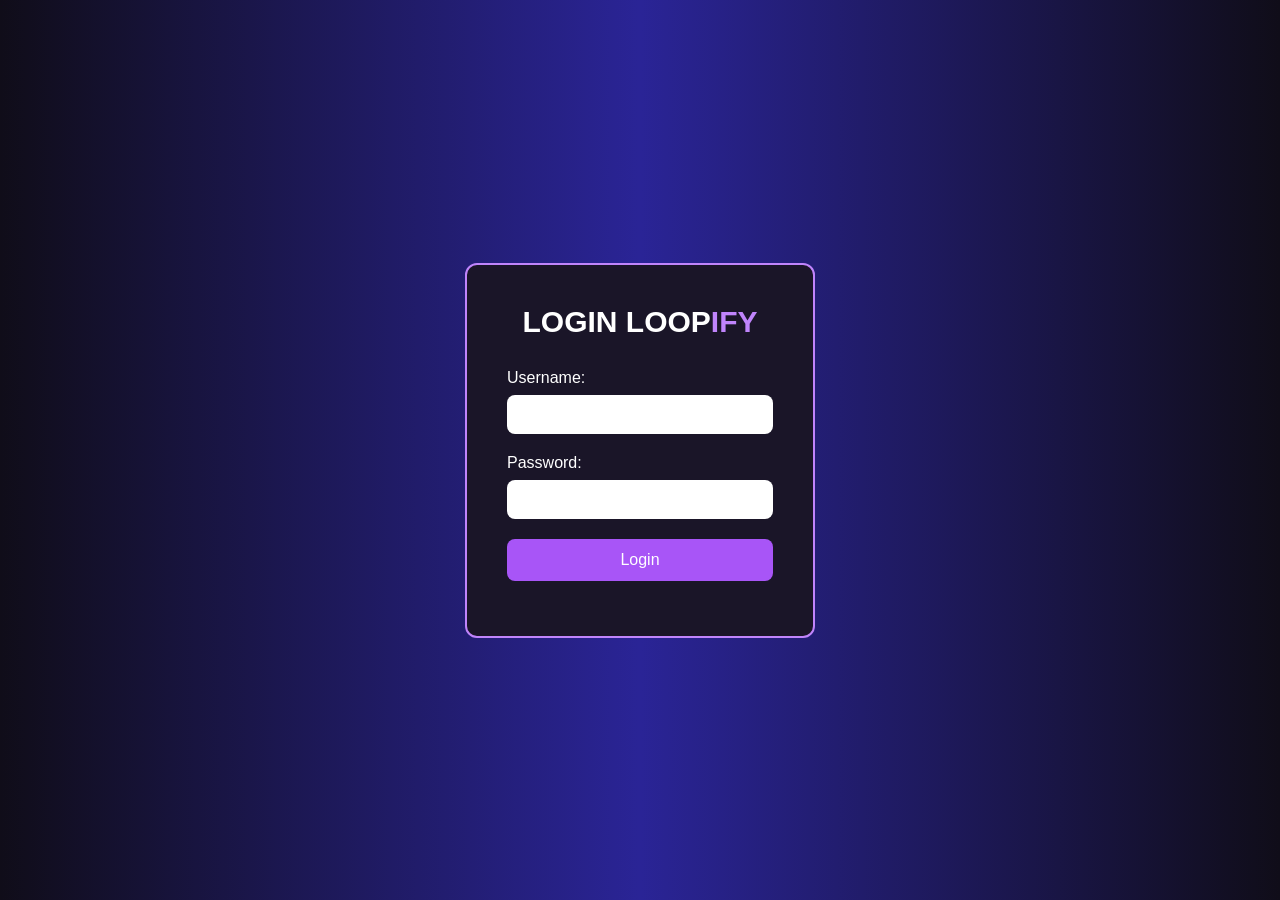
<file: index.html>
<!DOCTYPE html>
<html lang="en">
<head>
    <meta charset="UTF-8">
    <meta name="viewport" content="width=device-width, initial-scale=1.0">
    <title>Login LOOPIFY</title>
    <link rel="stylesheet" href="index.css">

</head>
<body>
   <div class="container">

     <h2>LOGIN LOOP<span>IFY</span></h2>

    <form id="loginForm">

        <label>Username:</label>
        <input type="text" id="username">

        <label>Password:</label>
        <input type="password" id="password">

        <button type="submit">Login</button>

    </form>

    <p id="pesan"></p>

</div>

    <script src="script.js"></script>
</body>
</html>
</file>
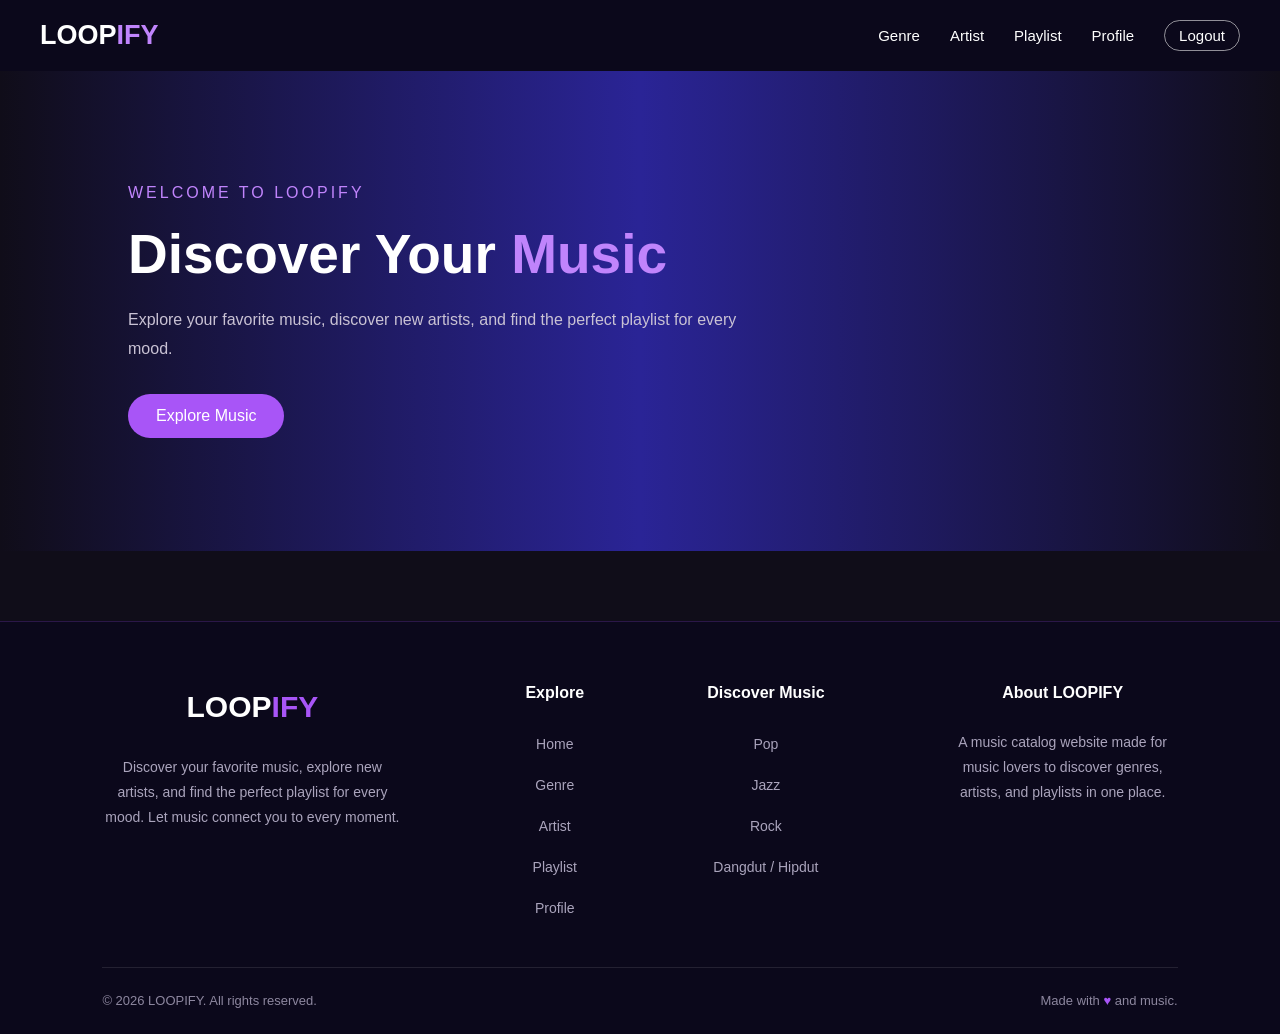
<file: beranda.html>
<!DOCTYPE html>
<html lang="id">
<head>
    <meta charset="UTF-8">
    <meta name="viewport" content="width=device-width, initial-scale=1.0">
    <title>LOOPIFY | Music Website</title>
    <link rel="stylesheet" href="style.css">
</head>
<body>
    
    <header>
        <nav class="navbar">
            <h2 class="logo">LOOP<span>IFY</span></h2>
            <ul>
                <li><a href="genre.html">Genre</a></li>
                <li><a href="artist.html">Artist</a></li> 
                <li><a href="playlist.html">Playlist</a></li>
                <li><a href="profile.html">Profile</a></li>
                <li><a href="index.html" class="logout-btn">Logout</a></li>
            </ul>
        </nav>
    </header>

    <section class="hero">
        <div class="hero-content">
            <p class="subtitle">WELCOME TO LOOPIFY</p>

            <h1>Discover Your <span>Music</span></h1>

            <p class="description">
                Explore your favorite music, discover new artists,
                and find the perfect playlist for every mood.
            </p>

            <a href="playlist.html" class="btn">Explore Music</a>
        </div>
    </section>

    <footer class="footer">

    <div class="footer-container">

        <div class="footer-brand">
            <h2 class="footer-logo">LOOP<span>IFY</span></h2>

            <p>
                Discover your favorite music, explore new artists,
                and find the perfect playlist for every mood.
                Let music connect you to every moment.
            </p>

        </div>

        <div class="footer-column">
            <h3>Explore</h3>
            <a href="beranda.html">Home</a>
            <a href="genre.html">Genre</a>
            <a href="artist.html">Artist</a>
            <a href="playlist.html">Playlist</a>
            <a href="profile.html">Profile</a>
        </div>

        <div class="footer-column">
            <h3>Discover Music</h3>
            <a href="genre.html">Pop</a>
            <a href="genre.html">Jazz</a>
            <a href="genre.html">Rock</a>
            <a href="genre.html">Dangdut / Hipdut</a>
        </div>

        <div class="footer-column">
            <h3>About LOOPIFY</h3>
            <p class="footer-about">
                A music catalog website made for music lovers
                to discover genres, artists, and playlists
                in one place.
            </p>
        </div>

    </div>

    <div class="footer-bottom">
        <p>&copy; 2026 LOOPIFY. All rights reserved.</p>
        <p>Made with <span class="footer-heart">♥</span> and music.</p>
    </div>

    </footer>

</body>
</html>
</file>
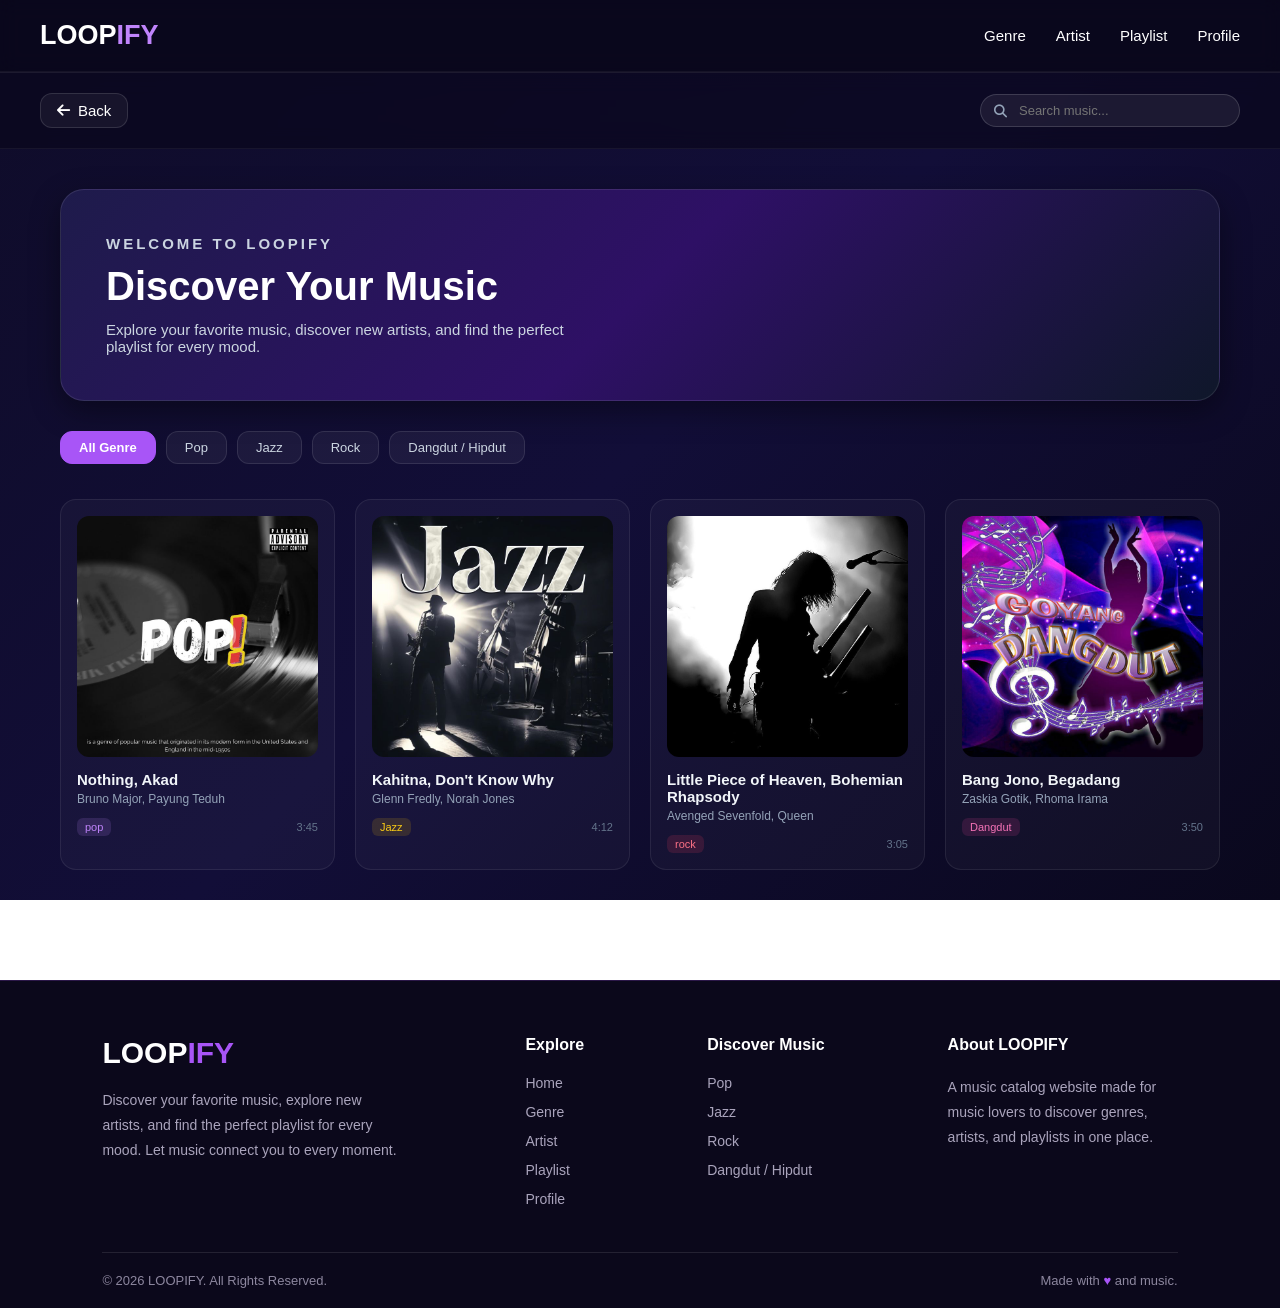
<file: genre.html>
<!DOCTYPE html>
<html lang="id">
<head>
    <meta charset="UTF-8">
    <meta name="viewport" content="width=device-width, initial-scale=1.0">
    <title>LOOPIFY | Katalog Genre Musik</title>
    <link rel="stylesheet" href="genre1.css">
    <link rel="stylesheet" href="https://cdnjs.cloudflare.com/ajax/libs/font-awesome/6.4.0/css/all.min.css">
</head>
<body>

    <header>
        <nav class="navbar">
            <a href="beranda.html" class="logo-link">
                <h2 class="logo">LOOP<span>IFY</span></h2>
            </a>
            <ul>
                <li><a href="genre.html">Genre</a></li>
                <li><a href="artist.html">Artist</a></li>
                <li><a href="playlist.html">Playlist</a></li>
                <li><a href="profile.html">Profile</a></li>
            </ul>
        </nav>
    </header>

    <header class="navbar">
        <div class="back-container">
            <a href="beranda.html" class="back-button">
                <i class="fa-solid fa-arrow-left"></i> Back
            </a>
        </div>

        <div class="logo-container">
        </div>

        <div class="search-container" style="pointer-events: none; user-select: none;">
            <i class="fa-solid fa-magnifying-glass search-icon"></i>
            <input type="text" placeholder="Search music..." class="search-input" readonly tabindex="-1">
        </div>
    </header>

    <main class="main-container">
        <section class="hero-section">
            <p class="hero-subtitle">WELCOME TO LOOPIFY</p>
            <h1>Discover Your <span class="loopify-title">Music</span></h1>
            <p>Explore your favorite music, discover new artists, and find the perfect playlist for every mood.</p>
        </section>

        <div class="genre-filters">
            <button type="button" class="filter-btn active disabled-btn" tabindex="-1">All Genre</button>
            <button type="button" class="filter-btn">Pop</button>
            <button type="button" class="filter-btn disabled-btn" tabindex="-1">Jazz</button>
            <button type="button" class="filter-btn disabled-btn" tabindex="-1">Rock</button>
            <button type="button" class="filter-btn disabled-btn" tabindex="-1">Dangdut / Hipdut</button>
        </div>

        <section class="music-grid" id="songGrid">

            <a class="song-card" href="playlist.html#love-song" data-genre="pop">
                <div class="image-box">
                    <img src="foto/genre pop.jpg" alt="pop">
                </div>

                <div class="song-info">
                    <h3>Nothing, Akad</h3>
                    <p class="artist-name">Bruno Major, Payung Teduh</p>

                    <div class="card-footer">
                        <span class="genre-tag pop">pop</span>
                        <span class="duration">3:45</span>
                    </div>
                </div>
            </a>

            <div class="song-card locked-card" data-genre="jazz">
                <div class="image-box">
                    <img src="foto/genre jazz.jpg" alt="Jazz">
                </div>
                <div class="song-info">
                    <h3>Kahitna, Don't Know Why</h3>
                    <p class="artist-name">Glenn Fredly, Norah Jones</p>
                    <div class="card-footer">
                        <span class="genre-tag jazz">Jazz</span>
                        <span class="duration">4:12</span>
                    </div>
                </div>
            </div>

            
            <div class="song-card locked-card" data-genre="rock">
                <div class="image-box">
                    <img src="foto/genre rock.jpg" alt="rock">
                </div>
                <div class="song-info">
                    <h3>Little Piece of Heaven, Bohemian Rhapsody</h3>
                    <p class="artist-name">Avenged Sevenfold, Queen</p>
                    <div class="card-footer">
                        <span class="genre-tag rock">rock</span>
                        <span class="duration">3:05</span>
                    </div>
                </div>
            </div>

            <div class="song-card locked-card" data-genre="dangdut">
                <div class="image-box">
                    <img src="foto/genre dangdut.jpg" alt="Dangdut">
                </div>
                <div class="song-info">
                    <h3>Bang Jono, Begadang</h3>
                    <p class="artist-name">Zaskia Gotik, Rhoma Irama</p>
                    <div class="card-footer">
                        <span class="genre-tag dangdut">Dangdut</span>
                        <span class="duration">3:50</span>
                    </div>
                </div>
            </div>

        </section>
    </main>

    <footer class="footer">
        <div class="footer-container">
            <div class="footer-brand">
                <h2 class="footer-logo">LOOP<span>IFY</span></h2>
                <p>Discover your favorite music, explore new artists, and find the perfect playlist for every mood. Let music connect you to every moment.</p>
            </div>

            <div class="footer-column">
                <h3>Explore</h3>
                <a href="beranda.html">Home</a>
                <a href="genre.html">Genre</a>
                <a href="artist.html">Artist</a>
                <a href="playlist.html">Playlist</a>
                <a href="profile.html">Profile</a>
            </div>

            <div class="footer-column">
                <h3>Discover Music</h3>
                <a href="genre.html">Pop</a>
                <a href="genre.html">Jazz</a>
                <a href="genre.html">Rock</a>
                <a href="genre.html">Dangdut / Hipdut</a>
            </div>

            <div class="footer-column">
                <h3>About LOOPIFY</h3>
                <p class="footer-about">A music catalog website made for music lovers to discover genres, artists, and playlists in one place.</p>
            </div>
        </div>

        <div class="footer-bottom">
            <p>&copy; 2026 LOOPIFY. All Rights Reserved.</p>
            <p>Made with <span class="footer-heart">&hearts;</span> and music.</p>
        </div>
    </footer>

</body>
</html>
</file>
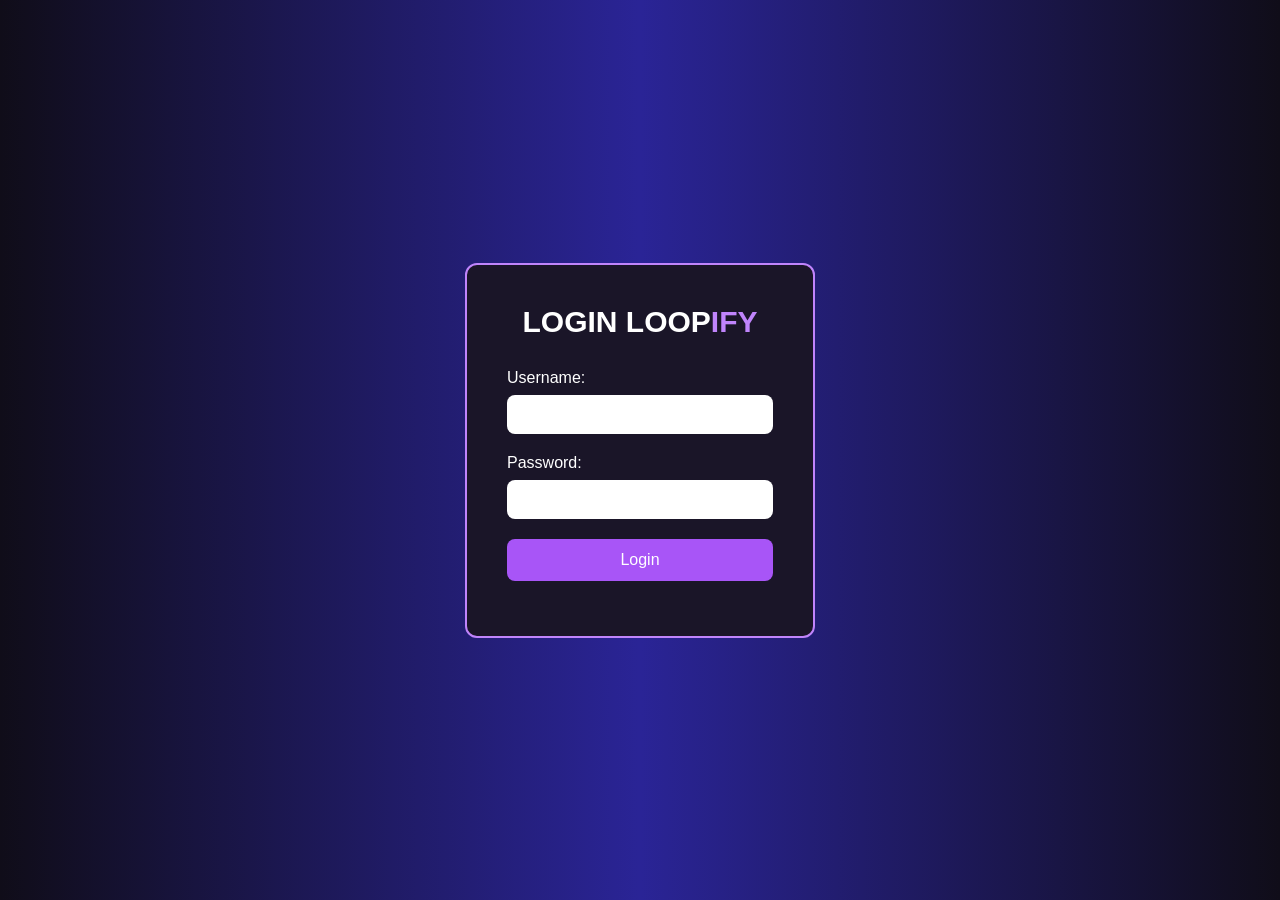
<file: index..html>
<!DOCTYPE html>
<html lang="en">
<head>
    <meta charset="UTF-8">
    <meta name="viewport" content="width=device-width, initial-scale=1.0">
    <title>Login LOOPIFY</title>
    <link rel="stylesheet" href="index.css">
</head>
<body>
   <div class="container">

     <h2> LOGIN LOOP<span>IFY</span></h2>

    <form id="loginForm">

        <label>Username:</label>
        <input type="text" id="username">

        <label>Password:</label>
        <input type="password" id="password">

        <button type="submit">Login</button>

    </form>

    <p id="pesan"></p>

</div>

    <script src="script.js"></script>
</body>
</html>
</file>
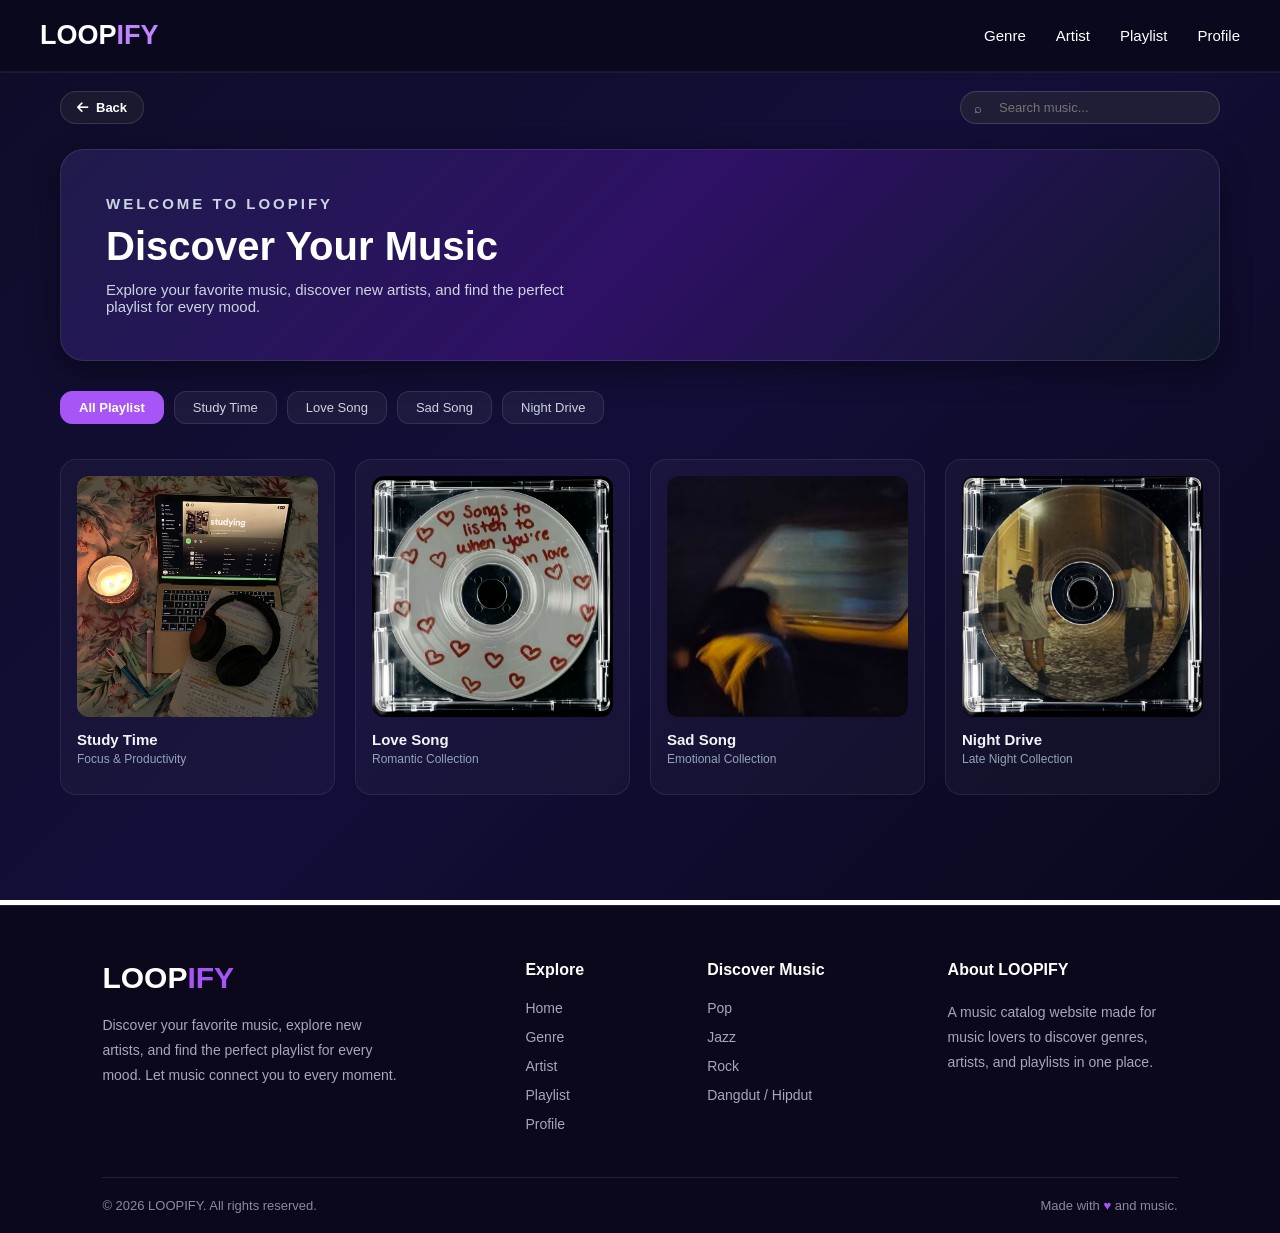
<file: playlist.html>
<!DOCTYPE html>
<html lang="id">
<head>
    <meta charset="UTF-8">
    <meta name="viewport" content="width=device-width, initial-scale=1.0">

    <title>LOOPIFY | Katalog Playlist Musik</title>

    <link rel="stylesheet" href="playlist.css">

    <link rel="stylesheet"
    href="https://cdnjs.cloudflare.com/ajax/libs/font-awesome/6.5.0/css/all.min.css">
</head>

<body>

    <header>
        <nav class="navbar">

            <a href="beranda.html" class="logo-link">
                <h2 class="logo">LOOP<span>IFY</span></h2>
            </a>

            <ul>
                <li><a href="genre.html">Genre</a></li>
                <li><a href="artist.html">Artist</a></li>
                <li><a href="playlist.html">Playlist</a></li>
                <li><a href="profile.html">Profile</a></li>
            </ul>

        </nav>
    </header>

    <div class="back-container">
        <a href="genre.html" class="back-button">
            <i class="fa-solid fa-arrow-left"></i> Back
        </a>

        <div class="search-container">
            <span class="search-icon">⌕</span>

            <input type="text"
                   placeholder="Search music..."
                   class="search-input"
                   readonly
                   tabindex="-1">
        </div>
    </div>

    <main class="main-container">

        <section class="hero-section">

            <p class="hero-subtitle">WELCOME TO LOOPIFY</p>

            <h1>
                Discover Your <span class="loopify-title">Music</span>
            </h1>

            <p>
                Explore your favorite music, discover new artists,
                and find the perfect playlist for every mood.
            </p>

        </section>

        <section class="playlist-filter">

            <input type="radio" name="playlist-filter" id="filter-all" checked>
            <input type="radio" name="playlist-filter" id="filter-study">
            <input type="radio" name="playlist-filter" id="filter-love">
            <input type="radio" name="playlist-filter" id="filter-sad">
            <input type="radio" name="playlist-filter" id="filter-night">

            <span id="love-song"></span>

            <div class="genre-filters">

                <label for="filter-all" class="filter-btn">All Playlist</label>

                <label for="filter-study" class="filter-btn">Study Time</label>

                <label for="filter-love" class="filter-btn">Love Song</label>

                <label for="filter-sad" class="filter-btn">Sad Song</label>

                <label for="filter-night" class="filter-btn">Night Drive</label>

            </div>

            <section class="music-grid" id="songGrid">

                <a href="#study-modal"
                   class="playlist-open study-playlist">

                    <div class="song-card">

                        <div class="image-box">
                            <img src="foto/study_time.png" alt="Study Time">
                        </div>

                        <div class="song-info">
                            <h3>Study Time</h3>
                            <p>Focus &amp; Productivity</p>
                            <div class="card-footer"></div>
                        </div>

                    </div>
                </a>

                <a href="#love-modal"
                   class="playlist-open love-playlist">

                    <div class="song-card">

                        <div class="image-box">
                            <img src="foto/love song.jpg" alt="Love Song">
                        </div>

                        <div class="song-info">
                            <h3>Love Song</h3>
                            <p>Romantic Collection</p>
                            <div class="card-footer"></div>
                        </div>

                    </div>
                </a>

                <a href="#sad-modal"
                   class="playlist-open sad-playlist">

                    <div class="song-card">

                        <div class="image-box">
                            <img src="foto/sad song.jpg" alt="Sad Song">
                        </div>

                        <div class="song-info">
                            <h3>Sad Song</h3>
                            <p>Emotional Collection</p>
                            <div class="card-footer"></div>
                        </div>

                    </div>
                </a>

                <a href="#night-modal"
                   class="playlist-open night-playlist">

                    <div class="song-card">

                        <div class="image-box">
                            <img src="foto/night song.jpg" alt="Night Drive">
                        </div>

                        <div class="song-info">
                            <h3>Night Drive</h3>
                            <p>Late Night Collection</p>
                            <div class="card-footer"></div>
                        </div>

                    </div>
                </a>

            </section>

        </section>

        <div id="study-modal" class="playlist-modal">

            <div class="modal-content">

                <a href="#" class="close-modal">&times;</a>

                <h2>Study Time</h2>

                <div class="modal-song">

                    <div class="song-info">
                        <span class="song-title">01. CRUEL SUMMER</span>
                        <span class="song-artist">Taylor Swift</span>
                    </div>

                    <audio controls>
                        <source src="foto/Taylor Swift - Cruel Summer.mp3"
                        type="audio/mpeg">
                    </audio>

                </div>

                <div class="modal-song">

                    <div class="song-info">
                        <span class="song-title">02. EVERYTHING U ARE</span>
                        <span class="song-artist">Hindia</span>
                    </div>

                    <audio controls>
                        <source src="foto/Hindia - everything u are Lirik Lagu.mp3"
                        type="audio/mpeg">
                    </audio>

                </div>

            </div>
        </div>

        <div id="love-modal" class="playlist-modal">

            <div class="modal-content">

                <a href="#" class="close-modal">&times;</a>

                <h2>Love Song</h2>

                <div class="modal-song">

                    <div class="song-info">
                        <span class="song-title">01. NOTHING</span>
                        <span class="song-artist">Bruno Major</span>
                    </div>

                    <audio controls>
                        <source src="foto/Bruno Major - Nothing (Lyrics).mp3"
                        type="audio/mpeg">
                    </audio>

                </div>

                <div class="modal-song">

                    <div class="song-info">
                        <span class="song-title">02. AKAD</span>
                        <span class="song-artist">Payung Teduh</span>
                    </div>

                    <audio controls>
                        <source src="foto/Payung Teduh - Akad (Official Music Video).mp3"
                        type="audio/mpeg">
                    </audio>

                </div>

            </div>
        </div>

        <div id="sad-modal" class="playlist-modal">

            <div class="modal-content">

                <a href="#" class="close-modal">&times;</a>

                <h2>Sad Song</h2>

                <div class="modal-song">

                    <div class="song-info">
                        <span class="song-title">01. WHEN I WAS YOUR MAN</span>
                        <span class="song-artist">Bruno Mars</span>
                    </div>

                    <audio controls>
                        <source src="foto/Bruno Mars - When I Was Your Man.mp3"
                        type="audio/mpeg">
                    </audio>

                </div>

                <div class="modal-song">

                    <div class="song-info">
                        <span class="song-title">02. DEJA VU</span>
                        <span class="song-artist">Olivia Rodrigo</span>
                    </div>

                    <audio controls>
                        <source src="foto/Olivia Rodrigo - deja vu.mp3"
                        type="audio/mpeg">
                    </audio>

                </div>

            </div>
        </div>

        <div id="night-modal" class="playlist-modal">

            <div class="modal-content">

                <a href="#" class="close-modal">&times;</a>

                <h2>Night Drive</h2>

                <div class="modal-song">

                    <div class="song-info">
                        <span class="song-title">01. LOWKEY</span>
                        <span class="song-artist">NIKI</span>
                    </div>

                    <audio controls>
                        <source src="foto/NIKI - lowkey (Lyrics).mp3"
                        type="audio/mpeg">
                    </audio>

                </div>

                <div class="modal-song">

                    <div class="song-info">
                        <span class="song-title">02. SHAPE OF MY HEART</span>
                        <span class="song-artist">Backstreet Boys</span>
                    </div>

                    <audio controls>
                        <source src="foto/Shape of My Heart - Backstreet Boys.mp3"
                        type="audio/mpeg">
                    </audio>

                </div>

            </div>
        </div>

    </main>

    <footer class="footer">

        <div class="footer-container">

            <div class="footer-brand">

                <h2 class="footer-logo">
                    LOOP<span>IFY</span>
                </h2>

                <p>
                    Discover your favorite music, explore new artists,
                    and find the perfect playlist for every mood.
                    Let music connect you to every moment.
                </p>

            </div>

            <div class="footer-column">

                <h3>Explore</h3>

                <a href="beranda.html">Home</a>
                <a href="genre.html">Genre</a>
                <a href="artist.html">Artist</a>
                <a href="playlist.html">Playlist</a>
                <a href="profile.html">Profile</a>

            </div>

            <div class="footer-column">

                <h3>Discover Music</h3>

                <a href="genre.html">Pop</a>
                <a href="genre.html">Jazz</a>
                <a href="genre.html">Rock</a>
                <a href="genre.html">Dangdut / Hipdut</a>

            </div>

            <div class="footer-column">

                <h3>About LOOPIFY</h3>

                <p class="footer-about">
                    A music catalog website made for music lovers
                    to discover genres, artists, and playlists
                    in one place.
                </p>

            </div>

        </div>

        <div class="footer-bottom">

            <p>&copy; 2026 LOOPIFY. All rights reserved.</p>

            <p>
                Made with <span class="footer-heart">♥</span> and music.
            </p>

        </div>

    </footer>

</body>
</html>
</file>
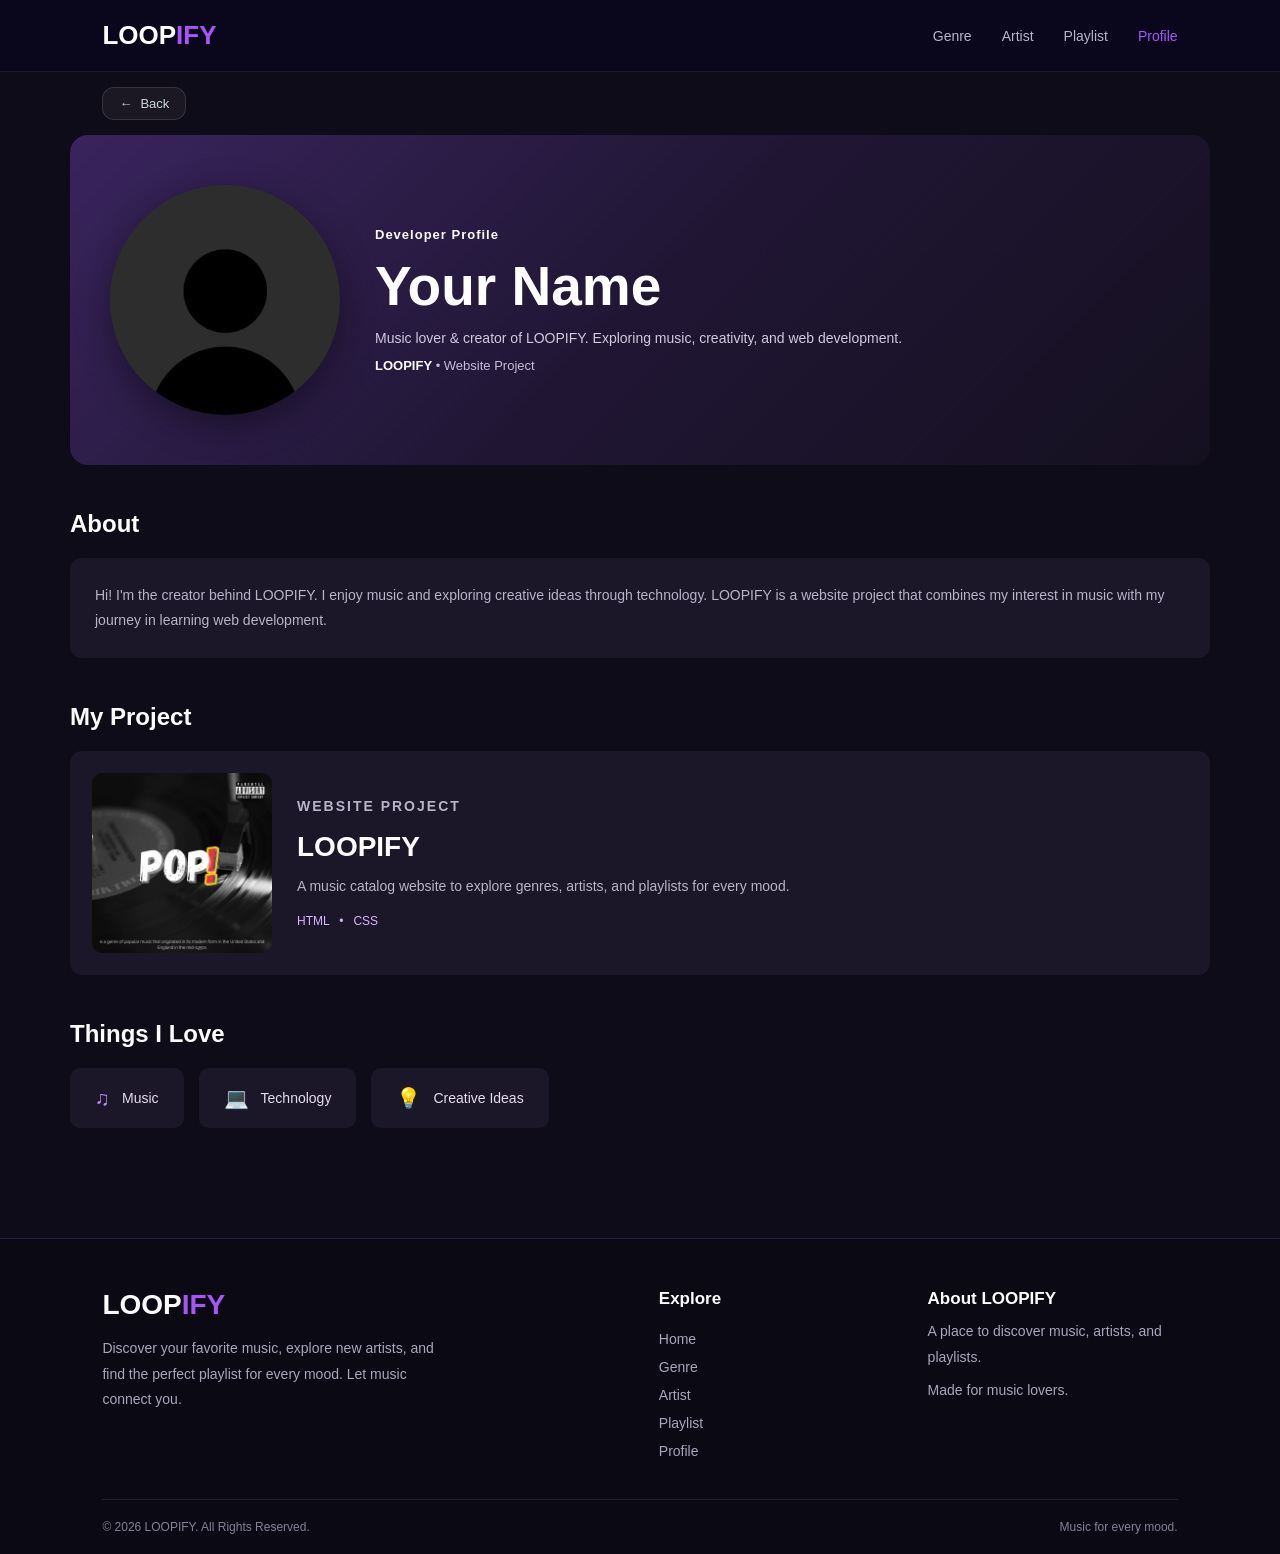
<file: profile.html>
<!DOCTYPE html>
<html lang="id">
<head>
    <meta charset="UTF-8">
    <meta name="viewport" content="width=device-width, initial-scale=1.0">
    <title>LOOPIFY | Profile</title>
    <link rel="stylesheet" href="profile.css">
</head>
<body>

    <header> 
        <nav class="navbar">
            <a href="beranda.html" class="logo-link">
                <h2 class="logo">LOOP<span>IFY</span></h2>
            </a>

            <ul>
                <li><a href="genre.html">Genre</a></li>
                <li><a href="artist.html">Artist</a></li>
                <li><a href="playlist.html">Playlist</a></li>
                <li><a href="profile.html" class="active">Profile</a></li>
            </ul>
        </nav>
    </header>

    <div class="back-container">
        <a href="beranda.html" class="back-button">
          <span>←</span> Back
        </a>
    </div>

    <main class="profile-container">

        <section class="profile-header">

            <div class="profile-picture">
                <img src="foto/foto profil.jpg" alt="Profile Developer">
            </div>

            <div class="profile-details">
                <p class="profile-type">Developer Profile</p>

                <h1>Your Name</h1>

                <p class="profile-description">
                    Music lover & creator of LOOPIFY.
                    Exploring music, creativity, and web development.
                </p>

                <p class="profile-info">
                    <span>LOOPIFY</span> &bull; Website Project
                </p>
            </div>

        </section>

        <section class="about-section">

            <h2>About</h2>

            <div class="about-content">
                <p>
                    Hi! I'm the creator behind LOOPIFY. I enjoy music
                    and exploring creative ideas through technology.
                    LOOPIFY is a website project that combines
                    my interest in music with my journey in learning
                    web development.
                </p>
            </div>

        </section>

        <section class="project-section">

            <h2>My Project</h2>

            <div class="project-card">

                <div class="project-image">
                    <img src="foto/genre pop.jpg" alt="LOOPIFY Music Website">
                </div>

                <div class="project-text">
                    <p class="project-label">WEBSITE PROJECT</p>
                    <h3>LOOPIFY</h3>

                    <p>
                        A music catalog website to explore genres,
                        artists, and playlists for every mood.
                    </p>

                    <p class="project-tech">
                        HTML &nbsp; • &nbsp; CSS
                    </p>
                </div>

            </div>

        </section>

        <section class="interest-section">

            <h2>Things I Love</h2>

            <div class="interest-list">

                <div class="interest-item">
                    <span>♫</span>
                    <span>Music</span>
                </div>

                <div class="interest-item">
                    <span>💻</span>
                    <span>Technology</span>
                </div>

                <div class="interest-item">
                    <span>💡</span>
                    <span>Creative Ideas</span>
                </div>

            </div>

        </section>

    </main>

    <footer class="footer">

        <div class="footer-container">

            <div class="footer-about">
                <h2 class="footer-logo">LOOP<span>IFY</span></h2>
                <p>
                    Discover your favorite music, explore new artists,
                    and find the perfect playlist for every mood.
                    Let music connect you.
                </p>
            </div>

            <div class="footer-navigation">
                <h3>Explore</h3>
                <a href="beranda.html">Home</a>
                <a href="genre.html">Genre</a>
                <a href="artist.html">Artist</a>
                <a href="playlist.html">Playlist</a>
                <a href="profile.html">Profile</a>
            </div>

            <div class="footer-information">
                <h3>About LOOPIFY</h3>
                <p>A place to discover music, artists, and playlists.</p>
                <p>Made for music lovers.</p>
            </div>

        </div>

        <div class="footer-bottom">
            <p>&copy; 2026 LOOPIFY. All Rights Reserved.</p>
            <p>Music for every mood.</p>
        </div>

    </footer>

</body>
</html>
</file>
<file: index.css>
* {
    margin: 0;
    padding: 0;
    box-sizing: border-box;
}

body {
    font-family: Arial, sans-serif;
    background: linear-gradient(
        90deg,
        #100d19,
        #2a2496,
        #100d19
    );
    min-height: 100vh;
    display: flex;
    justify-content: center;
    align-items: center;
}

.container {
    background-color: #1a1528; 
    border: 2px solid #c084fc; 
    padding: 40px;
    width: 350px;
    border-radius: 12px;
    text-align: center;
}

h2 {
    font-size: 30px;
    color: white;
    margin-bottom: 30px;
}

h2 span {
    font-size: 30px;
    color: #c084fc;
    margin-bottom: 30px;
}

label {
    display: block;
    text-align: left;
    margin-bottom: 8px;
    color: white;
}

input {
    width: 100%;
    padding: 12px;
    margin-bottom: 20px;
    border: none;
    border-radius: 8px;
}

button {
    width: 100%;
    padding: 12px;
    background-color: #a855f7;
    color: white;
    border: none;
    border-radius: 8px;
    font-size: 16px;
    cursor: pointer;
}

button:hover {
    background-color: #7e22ce;
}

#pesan {
    color: red;
    margin-top: 15px;
}
</file>
<file: style.css>
* {
    margin: 0;
    padding: 0;
    box-sizing: border-box;
}

body {
    font-family: Arial, sans-serif;
    background-color: #100d19;
    color: white;
}

header {
    background-color: rgba(10, 8, 29, 0.7);
    backdrop-filter: blur(10px);
    padding: 20px 40px;
    position: sticky;
    top: 0;
    z-index: 1000;
}

.navbar {
    display: flex;
    justify-content: space-between;
    align-items: center;
}

.logo {
    font-size: 27px;
    color: white;
}

.logo span {
    color: #c084fc;
}

.navbar ul {
    display: flex;
    list-style: none;
    gap: 30px;
}

.navbar a {
    text-decoration: none;
    color: white;
    font-size: 15px;
    transition: 0.3s;
}

.navbar a:hover {
    color: #c084fc;
}

.hero {
    min-height: 480px;
    display: flex;
    align-items: center;
    padding: 60px 10%;
    background: linear-gradient(
        90deg,
        #100d19,
        #2a2496,
        #100d19
    );
}

.hero-content {
    max-width: 650px;
}

.subtitle {
    color: #c084fc;
    letter-spacing: 3px;
    margin-bottom: 20px;
}

.hero h1 {
    font-size: 55px;
    margin-bottom: 20px;
}

.hero h1 span {
    color: #c084fc;
}

.description {
    color: #c9c2d4;
    line-height: 1.8;
    margin-bottom: 30px;
}

.btn {
    display: inline-block;
    background-color: #a855f7;
    color: white;
    text-decoration: none;
    padding: 13px 28px;
    border-radius: 25px;
    transition: 0.3s;
}

.btn:hover {
    background-color: #7e22ce;
}

footer {
    background-color: #181225;
    text-align: center;
    padding: 30px;
    line-height: 2;
}

footer span {
    color: #c084fc;
}

.logout-btn {
    padding: 6px 14px;
    border-radius: 999px;
    border: 1px solid rgba(255, 255, 255, 0.55);
    background-color: transparent;
    color: #ffffff;
    font-size: 14px;
    font-family: inherit;
    cursor: pointer;
    white-space: nowrap;
    transition: background-color 0.2s ease, border-color 0.2s ease;
}

.logout-btn:hover {
    background-color: rgba(255, 255, 255, 0.14);
    border-color: #ffffff;
}

.footer {
    background: #0b081b;
    padding: 55px 8% 20px;
    margin-top: 70px;
    border-top: 1px solid rgba(168, 85, 247, 0.2);
}

.footer-container {
    display: flex;
    justify-content: space-between;
    align-items: flex-start;
    gap: 45px;
    flex-wrap: wrap;
}

.footer-brand {
    max-width: 300px;
}

.footer-logo {
    font-size: 30px;
    font-weight: bold;
    margin-bottom: 18px;
    color: white;
}

.footer-logo span {
    color: #a855f7;
}

.footer-brand p {
    font-size: 14px;
    color: #aaa4bc;
    line-height: 1.8;
}

.footer-column {
    display: flex;
    flex-direction: column;
    gap: 13px;
}

.footer-column h3 {
    color: white;
    font-size: 16px;
    margin-bottom: 8px;
}

.footer-column a {
    text-decoration: none;
    color: #aaa4bc;
    font-size: 14px;
    transition: 0.3s;
}

.footer-column a:hover {
    color: #a855f7;
    padding-left: 5px;
}

.footer-about {
    color: #aaa4bc;
    font-size: 14px;
    line-height: 1.8;
    max-width: 230px;
}

.footer-bottom {
    display: flex;
    justify-content: space-between;
    align-items: center;
    gap: 15px;
    flex-wrap: wrap;
    border-top: 1px solid rgba(255, 255, 255, 0.1);
    margin-top: 45px;
    padding-top: 20px;
}

.footer-bottom p {
    color: #8d879f;
    font-size: 13px;
}

.footer-heart {
    color: #a855f7;
}
</file>
<file: genre1.css>
* {
    margin: 0;
    padding: 0;
    box-sizing: border-box;
    font-family: 'Segoe UI', Tahoma, Geneva, Verdana, sans-serif;
}

body {
    background: linear-gradient(135deg, #0f0c29, #120e38, #0a081d);
    background-attachment: fixed;
    color: #f8fafc;
    min-height: 100vh;
    display: flex;
    flex-direction: column;
}

header:first-of-type {
    position: sticky;
    top: 0;
    z-index: 1000;
    background-color: rgba(10, 8, 29, 0.92);
    backdrop-filter: blur(10px);
    border-bottom: 1px solid rgba(255, 255, 255, 0.08);
}

.navbar {
    display: flex;
    justify-content: space-between;
    align-items: center;
    padding: 20px 40px;
    background-color: rgba(10, 8, 29, 0.7);
    border-bottom: 1px solid rgba(255, 255, 255, 0.05);
    backdrop-filter: blur(10px);
}

.logo-container {
    display: flex;
    align-items: center;
    gap: 12px;
}

.logo {
    font-size: 27px;
    color: white;
}

.logo span {
    color: #c084fc;
}

.navbar ul {
    display: flex;
    list-style: none;
    gap: 30px;
}

.navbar a {
    text-decoration: none;
    color: white;
    font-size: 15px;
    transition: 0.3s;
}

.navbar a:hover {
    color: #c084fc;
}

.logo-text {
    font-size: 26px;
    font-weight: 800;
    letter-spacing: 2px;
    background: linear-gradient(90deg, #edeaf0 0%);
    -webkit-text-fill-color: transparent;
}

.logo-text span {
    font-size: 26px;
    font-weight: 800;
    letter-spacing: 2px;
    background: linear-gradient(90deg, #c084fc);
    -webkit-text-fill-color: transparent;
}

.search-container {
    position: relative;
    width: 260px;
}

.search-input {
    width: 100%;
    background-color: rgba(255, 255, 255, 0.07);
    border: 1px solid rgba(255, 255, 255, 0.15);
    border-radius: 20px;
    padding: 8px 16px 8px 38px;
    font-size: 13px;
    color: #f8fafc;
    outline: none;
    transition: border-color 0.2s;
}

.search-input:focus {
    border-color: #c084fc;
}

.search-icon {
    position: absolute;
    left: 14px;
    top: 50%;
    transform: translateY(-50%);
    color: #94a3b8;
    font-size: 13px;
}

.back-container {
    display: flex;
    align-items: center;
}

.back-button {
    display: inline-flex;
    align-items: center;
    gap: 8px;
    padding: 8px 16px;
    border-radius: 12px;
    font-size: 13px;
    font-weight: 500;
    text-decoration: none;
    color: #cbd5e1;
    background-color: rgba(255, 255, 255, 0.05);
    border: 1px solid rgba(255, 255, 255, 0.12);
    transition: all 0.2s;
}

.back-button:hover {
    color: #ffffff;
    border-color: #c084fc;
    background-color: rgba(168, 85, 247, 0.15);
}

.main-container {
    max-width: 1200px;
    width: 100%;
    margin: 0 auto;
    padding: 40px 20px;
    flex: 1;
}

.hero-section {
    background: linear-gradient(135deg, #1e1b4b, #2e1065, #0f172a);
    padding: 45px;
    border-radius: 24px;
    border: 1px solid rgba(255, 255, 255, 0.1);
    margin-bottom: 30px;
    box-shadow: 0 10px 30px rgba(0, 0, 0, 0.4);
}

.hero-subtitle {
    color: #c084fc;
    font-size: 12px;
    font-weight: 700;
    letter-spacing: 3px;
    margin-bottom: 12px;
    text-transform: uppercase;
}

.hero-section h1 {
    font-size: 40px;
    font-weight: 800;
    margin-bottom: 12px;
    color: #ffffff;
}

.hero-section p {
    color: #cbd5e1;
    font-size: 15px;
    max-width: 500px;
}

/* Tombol Filter Genre */
.genre-filters {
    display: flex;
    gap: 10px;
    margin-bottom: 30px;
    overflow-x: auto;
    padding-bottom: 5px;
}

.filter-btn {
    padding: 8px 18px;
    border-radius: 12px;
    font-size: 13px;
    font-weight: 500;
    cursor: pointer;
    white-space: nowrap;
    background-color: rgba(255, 255, 255, 0.05);
    border: 1px solid rgba(255, 255, 255, 0.1);
    color: #cbd5e1;
    transition: all 0.2s;
}

.filter-btn:hover {
    border-color: #c084fc;
}

.filter-btn.active {
    background-color: #a855f7;
    color: #ffffff;
    border-color: #a855f7;
    font-weight: 600;
}

.filter-btn.disabled-btn,
.song-card.locked-card {
    pointer-events: none;
    user-select: none;
}

.music-grid {
    display: grid;
    grid-template-columns: repeat(auto-fill, minmax(240px, 1fr));
    gap: 20px;
}

.song-card {
    background-color: rgba(255, 255, 255, 0.03);
    border: 1px solid rgba(255, 255, 255, 0.08);
    border-radius: 16px;
    padding: 16px;
    transition: transform 0.2s, border-color 0.2s;
}

.song-card:hover {
    transform: translateY(-4px);
    border-color: #c084fc;
}

.image-box {
    width: 100%;
    aspect-ratio: 1;
    background-color: rgba(255, 255, 255, 0.05);
    border-radius: 12px;
    overflow: hidden;
    margin-bottom: 14px;
}

.image-box img {
    width: 100%;
    height: 100%;
    object-fit: cover;
}

.song-info h3 {
    font-size: 15px;
    font-weight: 600;
    color: #f1f5f9;
    margin-bottom: 4px;
}

.artist-name {
    font-size: 12px;
    color: #94a3b8;
    margin-bottom: 12px;
}

.card-footer {
    display: flex;
    justify-content: space-between;
    align-items: center;
    font-size: 11px;
}

.genre-tag {
    padding: 3px 8px;
    border-radius: 6px;
    font-weight: 500;
}

.genre-tag.rock { background-color: rgba(244, 63, 94, 0.15); color: #fb7185; }
.genre-tag.jazz { background-color: rgba(234, 179, 8, 0.15); color: #facc15; }
.genre-tag.pop { background-color: rgba(192, 132, 252, 0.15); color: #c084fc; }
.genre-tag.dangdut { background-color: rgba(236, 72, 153, 0.15); color: #f472b6; }

.duration {
    color: #64748b;
}

a.song-card {
    display: block;
    color: inherit;
    text-decoration: none;
    cursor: pointer;
}

.modal-overlay {
    display: none;
    position: fixed;
    inset: 0;
    background: rgba(0, 0, 0, 0.8);
    justify-content: center;
    align-items: center;
    padding: 20px;
    z-index: 2000;
}

.modal-overlay:target {
    display: flex;
}

.modal-box {
    position: relative;
    width: 100%;
    max-width: 540px;
    max-height: 82vh;
    overflow-y: auto;
    background-color: #20192d;
    border: 2px solid #a855f7;
    color: #ffffff;
    padding: 25px;
    border-radius: 16px;
    box-shadow: 0 10px 30px rgba(0, 0, 0, 0.6);
}

.modal-box h2 {
    color: #c084fc;
    font-size: 24px;
    margin-bottom: 6px;
    padding-right: 35px;
}

.modal-artist {
    color: #94a3b8;
    font-size: 13px;
    margin-bottom: 18px;
}

.tombol-tutup {
    position: absolute;
    top: 12px;
    right: 18px;
    color: #ffffff;
    font-size: 30px;
    text-decoration: none;
    line-height: 1;
    transition: 0.2s;
}

.tombol-tutup:hover {
    color: #c084fc;
}

.list-lagu {
    display: flex;
    flex-direction: column;
    gap: 12px;
}

.item-lagu {
    display: flex;
    justify-content: space-between;
    align-items: center;
    background-color: #2d233f;
    border: 1px solid rgba(192, 132, 252, 0.25);
    padding: 10px 15px;
    border-radius: 10px;
    gap: 12px;
    flex-wrap: wrap;
}

.item-lagu span {
    font-size: 14px;
    color: #f3e8ff;
}

.item-lagu audio {
    height: 34px;
    max-width: 240px;
    border-radius: 20px;
}

.footer {
    width: 100%;
    background: #0b081b;
    padding: 55px 8% 20px;
    margin-top: 70px;
    border-top: 1px solid rgba(168, 85, 247, 0.2);
}

.footer-container {
    display: flex;
    justify-content: space-between;
    align-items: flex-start;
    gap: 45px;
    flex-wrap: wrap;
}

.footer-brand {
    max-width: 300px;
}

.footer-logo {
    font-size: 30px;
    font-weight: bold;
    margin-bottom: 18px;
    color: white;
}

.footer-logo span {
    color: #a855f7;
}

.footer-brand p {
    font-size: 14px;
    color: #aaa4bc;
    line-height: 1.8;
}

.footer-column {
    display: flex;
    flex-direction: column;
    gap: 13px;
}

.footer-column h3 {
    color: white;
    font-size: 16px;
    margin-bottom: 8px;
}

.footer-column a {
    text-decoration: none;
    color: #aaa4bc;
    font-size: 14px;
    transition: 0.3s;
}

.footer-column a:hover {
    color: #a855f7;
    padding-left: 5px;
}

.footer-about {
    color: #aaa4bc;
    font-size: 14px;
    line-height: 1.8;
    max-width: 230px;
}

.footer-bottom {
    display: flex;
    justify-content: space-between;
    align-items: center;
    gap: 15px;
    flex-wrap: wrap;
    border-top: 1px solid rgba(255, 255, 255, 0.1);
    margin-top: 45px;
    padding-top: 20px;
}

.footer-bottom p {
    color: #8d879f;
    font-size: 13px;
}

.footer-heart {
    color: #a855f7;
}
</file>
<file: playlist.css>
* {
    margin: 0;
    padding: 0;
    box-sizing: border-box;
    font-family: 'Segoe UI', Tahoma, Geneva, Verdana, sans-serif;
}

body {
    background: linear-gradient(135deg, #0f0c29, #120e38, #0a081d);
    background-attachment: fixed;
    color: #f8fafc;
    min-height: 100vh;
    display: flex;
    flex-direction: column;
}

header:first-of-type {
    position: sticky;
    top: 0;
    z-index: 1000;
    background-color: rgba(10, 8, 29, 0.92);
    backdrop-filter: blur(10px);
    border-bottom: 1px solid rgba(255, 255, 255, 0.08);
}

.navbar {
    display: flex;
    justify-content: space-between;
    align-items: center;
    padding: 20px 40px;
   background-color: #0a081d;
    border-bottom: 1px solid rgba(255, 255, 255, 0.05);
    backdrop-filter: blur(10px);
}

.logo-container {
    display: flex;
    align-items: center;
    gap: 12px;
}

.logo {
    font-size: 27px;
    color: white;
}

.logo span {
    color: #c084fc;
}

.logo-text {
    font-size: 26px;
    font-weight: 800;
    letter-spacing: 2px;
    color: #edeaf0;
}

.logo-text span {
    color: #c084fc;
}

.navbar ul {
    display: flex;
    list-style: none;
    gap: 30px;
}

.navbar a {
    text-decoration: none;
    color: white;
    font-size: 15px;
    transition: 0.3s;
}

.navbar a:hover {
    color: #c084fc;
}

.back-container {
    display: flex;
    justify-content: space-between;
    align-items: center;
    gap: 16px;
    max-width: 1200px;
    width: 100%;
    margin: 0 auto;
    padding: 18px 20px 0;
}

.back-button {
    display: inline-flex;
    align-items: center;
    gap: 8px;
    padding: 8px 16px;
    border-radius: 16px;
    font-size: 13px;
    font-weight: 600;
    text-decoration: none;
    color: #ffffff;
    background-color:  #1b1930;
    border: 1px solid rgba(255, 255, 255, 0.12);
    transition: all 0.2s;
    flex-shrink: 0;
}

.back-button:hover {
    color: #ffffff;
    border-color: #c084fc;
    background-color: rgba(168, 85, 247, 0.15);
}

.search-container {
    position: relative;
    width: 260px;
    max-width: 100%;
    flex-shrink: 0;
}

.search-input {
    width: 100%;
    background-color:  #201d36;
    border: 1px solid rgba(255, 255, 255, 0.15);
    border-radius: 20px;
    padding: 8px 16px 8px 38px;
    font-size: 13px;
    color: #f8fafc;
    outline: none;
    transition: border-color 0.2s;
}

.search-input:focus {
    border-color: #c084fc;
}

.search-icon {
    position: absolute;
    left: 14px;
    top: 50%;
    transform: translateY(-50%);
    color: #94a3b8;
    font-size: 13px;
}

.main-container {
    max-width: 1200px;
    width: 100%;
    margin: 0 auto;
    padding: 25px 20px 40px;
    flex: 1;
}

.hero-section {
    background: linear-gradient(135deg, #1e1b4b, #2e1065, #0f172a);
    padding: 45px;
    border-radius: 24px;
    border: 1px solid rgba(255, 255, 255, 0.1);
    margin-bottom: 30px;
    box-shadow: 0 10px 30px rgba(0, 0, 0, 0.4);
}

.hero-subtitle {
    color: #c084fc;
    font-size: 12px;
    font-weight: 700;
    letter-spacing: 3px;
    margin-bottom: 12px;
    text-transform: uppercase;
}

.hero-section h1 {
    font-size: 40px;
    font-weight: 800;
    margin-bottom: 12px;
    color: #ffffff;
}

.hero-section p {
    color: #cbd5e1;
    font-size: 15px;
    max-width: 500px;
}

.genre-filters {
    display: flex;
    gap: 10px;
    margin-bottom: 30px;
    overflow-x: auto;
    padding-bottom: 5px;
}

.filter-btn {
    padding: 8px 18px;
    border-radius: 12px;
    font-size: 13px;
    font-weight: 500;
    cursor: pointer;
    white-space: nowrap;
    background-color: rgba(255, 255, 255, 0.05);
    border: 1px solid rgba(255, 255, 255, 0.1);
    color: #cbd5e1;
    transition: all 0.2s;
}

.filter-btn:hover {
    border-color: #c084fc;
}

.filter-btn.active {
    background-color: #a855f7;
    color: #ffffff;
    border-color: #a855f7;
    font-weight: 600;
}

.music-grid {
    display: grid;
    grid-template-columns: repeat(auto-fill, minmax(240px, 1fr));
    gap: 20px;
}

.song-card {
    background-color: rgba(255, 255, 255, 0.03);
    border: 1px solid rgba(255, 255, 255, 0.08);
    border-radius: 16px;
    padding: 16px;
    transition: transform 0.2s, border-color 0.2s;
}

.song-card:hover {
    transform: translateY(-4px);
    border-color: #c084fc;
}

.image-box {
    width: 100%;
    aspect-ratio: 1;
    background-color: rgba(255, 255, 255, 0.05);
    border-radius: 12px;
    overflow: hidden;
    margin-bottom: 14px;
}

.image-box img {
    width: 100%;
    height: 100%;
    object-fit: cover;
}

.song-info h3 {
    font-size: 15px;
    font-weight: 600;
    color: #f1f5f9;
    margin-bottom: 4px;
    white-space: nowrap;
}

.song-info p {
    font-size: 12px;
    color: #94a3b8;
    margin-bottom: 12px;
}

.card-footer {
    display: flex;
    justify-content: space-between;
    align-items: center;
    font-size: 11px;
}

.playlist-filter input[type="radio"] {
    display: none;
}

.playlist-filter .filter-btn {
    display: inline-block;
    cursor: pointer;
}

#filter-all:checked ~ .genre-filters label[for="filter-all"],
#filter-study:checked ~ .genre-filters label[for="filter-study"],
#filter-love:checked ~ .genre-filters label[for="filter-love"],
#filter-sad:checked ~ .genre-filters label[for="filter-sad"],
#filter-night:checked ~ .genre-filters label[for="filter-night"] {
    background-color: #a855f7;
    color: #ffffff;
    border-color: #a855f7;
    font-weight: 600;
}

.playlist-filter .music-grid > .playlist-open {
    display: none;
}

#filter-all:checked ~ .music-grid > .playlist-open {
    display: block;
}

#filter-study:checked ~ .music-grid > .study-playlist {
    display: block;
}

#filter-love:checked ~ .music-grid > .love-playlist {
    display: block;
}

#filter-sad:checked ~ .music-grid > .sad-playlist {
    display: block;
}

#filter-night:checked ~ .music-grid > .night-playlist {
    display: block;
}

.playlist-open {
    display: block;
    color: inherit;
    text-decoration: none;
}

.playlist-open .song-card {
    cursor: pointer;
    height: 100%;
}

.playlist-modal {
    display: none;
    position: fixed;
    z-index: 2000;
    top: 0;
    left: 0;
    width: 100%;
    height: 100%;
    background: rgba(0, 0, 0, 0.85);
    justify-content: center;
    align-items: center;
    padding: 20px;
}

.playlist-modal:target {
    display: flex;
}

.modal-content {
    position: relative;
    width: 100%;
    max-width: 700px;
    max-height: 80vh;
    overflow-y: auto;
    background: #21182e;
    border: 2px solid #a855f7;
    border-radius: 20px;
    padding: 35px;
    box-shadow: 0 0 25px rgba(168, 85, 247, 0.2);
}

.modal-content h2 {
    color: #c084fc;
    font-size: 28px;
    margin-bottom: 25px;
}

.close-modal {
    position: absolute;
    top: 15px;
    right: 25px;
    color: white;
    font-size: 32px;
    font-weight: bold;
    text-decoration: none;
}

.close-modal:hover {
    color: #c084fc;
}

.modal-song {
    display: flex;
    justify-content: space-between;
    align-items: center;
    gap: 15px;
    background: #302440;
    border: 1px solid rgba(192, 132, 252, 0.2);
    border-radius: 12px;
    padding: 13px 18px;
    margin-bottom: 12px;
}

.modal-song .song-info {
    display: flex;
    flex-direction: column;
    gap: 5px;
    flex: 1;
}

.modal-song .song-title {
    color: #f1eafa;
    font-size: 16px;
    font-weight: 700;
}

.modal-song .song-artist {
    color: #b9a9c9;
    font-size: 14px;
    font-weight: 400;
}

.modal-song audio {
    width: 310px;
    max-width: 65%;
}

.footer {
    background: #0b081b;
    padding: 55px 8% 20px;
    margin-top: 70px;
    border-top: 1px solid rgba(168, 85, 247, 0.2);
}

.footer-container {
    display: flex;
    justify-content: space-between;
    align-items: flex-start;
    gap: 45px;
    flex-wrap: wrap;
}

.footer-brand {
    max-width: 300px;
}

.footer-logo {
    font-size: 30px;
    font-weight: bold;
    margin-bottom: 18px;
    color: white;
}

.footer-logo span {
    color: #a855f7;
}

.footer-brand p {
    font-size: 14px;
    color: #aaa4bc;
    line-height: 1.8;
}

.footer-column {
    display: flex;
    flex-direction: column;
    gap: 13px;
}

.footer-column h3 {
    color: white;
    font-size: 16px;
    margin-bottom: 8px;
}

.footer-column a {
    text-decoration: none;
    color: #aaa4bc;
    font-size: 14px;
    transition: 0.3s;
}

.footer-column a:hover {
    color: #a855f7;
    padding-left: 5px;
}

.footer-about {
    color: #aaa4bc;
    font-size: 14px;
    line-height: 1.8;
    max-width: 230px;
}

.footer-bottom {
    display: flex;
    justify-content: space-between;
    align-items: center;
    gap: 15px;
    flex-wrap: wrap;
    border-top: 1px solid rgba(255, 255, 255, 0.1);
    margin-top: 45px;
    padding-top: 20px;
}

.footer-bottom p {
    color: #8d879f;
    font-size: 13px;
}

.footer-heart {
    color: #a855f7;
}

body:has(#love-song:target) .playlist-filter .music-grid > .playlist-open {
    display: none;
}

body:has(#love-song:target) .playlist-filter .music-grid > .love-playlist {
    display: block;
}

body:has(#love-song:target) label[for="filter-all"] {
    background-color: rgba(255, 255, 255, 0.05);
    color: #cbd5e1;
    border-color: rgba(255, 255, 255, 0.1);
    font-weight: 500;
}

body:has(#love-song:target) label[for="filter-love"] {
    background-color: #a855f7;
    color: #ffffff;
    border-color: #a855f7;
    font-weight: 600;
}
</file>
<file: profile.css>
* {
    margin: 0;
    padding: 0;
    box-sizing: border-box;
    font-family: 'Segoe UI', Tahoma, Geneva, Verdana, sans-serif;
}

body {
    background: #0f0c19;
    color: white;
}

.navbar {
    display: flex;
    justify-content: space-between;
    align-items: center;
    padding: 20px 8%;
}

header:first-of-type {
    position: sticky;
    top: 0;
    z-index: 1000;
    background-color: rgba(10, 8, 29, 0.92);
    backdrop-filter: blur(10px);
    border-bottom: 1px solid rgba(255, 255, 255, 0.08);
}

.logo-link {
    text-decoration: none;
}

.logo {
    color: white;
    font-size: 26px;
}

.logo span {
    color: #a855f7;
}

.navbar ul {
    display: flex;
    list-style: none;
    gap: 30px;
}

.navbar ul a {
    text-decoration: none;
    color: #b8b3c7;
    font-size: 14px;
}

.navbar ul a:hover,
.navbar ul a.active {
    color: #a855f7;
}

.back-container {
    display: flex;
    align-items: center;
    padding: 15px 8%;
}
  
.back-button {
    display: inline-flex;
    align-items: center;
    gap: 8px;
    padding: 8px 16px;
    border-radius: 12px;
    font-size: 13px;
    font-weight: 500;
    text-decoration: none;
    color: #cbd5e1;
    background-color: rgba(255, 255, 255, 0.05);
    border: 1px solid rgba(255, 255, 255, 0.12);
    transition: all 0.2s;
}

.back-button:hover {
    color: #ffffff;
    border-color: #c084fc;
    background-color: rgba(168, 85, 247, 0.15);
}

.profile-container {
    max-width: 1200px;
    margin: auto;
    padding: 0 30px 50px;
}

.profile-header {
    display: flex;
    align-items: center;
    gap: 35px;
    padding: 50px 40px;
    background: linear-gradient(135deg, #39245d, #201634, #151020);
    border-radius: 18px;
}

.profile-picture {
    width: 230px;
    height: 230px;
    flex-shrink: 0;
}

.profile-picture img {
    width: 100%;
    height: 100%;
    object-fit: cover;
    border-radius: 50%;
    box-shadow: 0 10px 35px rgba(0, 0, 0, 0.4);
}

.profile-details {
    display: flex;
    flex-direction: column;
    gap: 12px;
}

.profile-type {
    font-size: 13px;
    font-weight: bold;
    letter-spacing: 1px;
}

.profile-details h1 {
    font-size: 55px;
    font-weight: 700;
}

.profile-description {
    color: #d0c9df;
    font-size: 14px;
}

.profile-info {
    color: #c5bdd8;
    font-size: 13px;
}

.profile-info span {
    font-weight: bold;
    color: white;
}

.about-section,
.project-section,
.interest-section {
    margin-top: 45px;
}

.about-section h2,
.project-section h2,
.interest-section h2 {
    font-size: 24px;
    margin-bottom: 20px;
}

.about-content {
    padding: 25px;
    background: #1b1728;
    border-radius: 12px;
}

.about-content p {
    color: #b8b3c7;
    line-height: 1.8;
    font-size: 14px;
}

.project-card {
    display: flex;
    align-items: center;
    gap: 25px;
    padding: 22px;
    background: #1b1728;
    border-radius: 12px;
}

.project-image {
    width: 180px;
    height: 180px;
    flex-shrink: 0;
}

.project-image img {
    width: 100%;
    height: 100%;
    object-fit: cover;
    border-radius: 10px;
}

.project-text {
    display: flex;
    flex-direction: column;
    gap: 12px;
}

.project-label {
    color: #a855f7;
    font-size: 11px;
    font-weight: bold;
    letter-spacing: 2px;
}

.project-text h3 {
    font-size: 28px;
}

.project-text p {
    color: #b8b3c7;
    font-size: 14px;
    line-height: 1.7;
}

.project-text .project-tech {
    color: #d8b4fe;
    font-size: 12px;
}

.interest-list {
    display: flex;
    gap: 15px;
    flex-wrap: wrap;
}

.interest-item {
    display: flex;
    align-items: center;
    gap: 12px;
    background: #1b1728;
    padding: 18px 25px;
    border-radius: 10px;
}

.interest-item span:first-child {
    color: #c084fc;
    font-size: 20px;
}

.interest-item span {
    color: #e4dced;
    font-size: 14px;
}

.footer {
    width: 100%;
    padding: 50px 8% 20px;
    margin-top: 60px;
    background: #0b0913;
    border-top: 1px solid rgba(168, 85, 247, 0.2);
}

.footer-container {
    display: flex;
    justify-content: space-between;
    align-items: flex-start;
    flex-wrap: wrap;
    gap: 40px;
}

.footer-about {
    max-width: 350px;
}

.footer-logo {
    font-size: 28px;
    margin-bottom: 15px;
}

.footer-logo span {
    color: #a855f7;
}

.footer-about p {
    color: #aaa5bd;
    font-size: 14px;
    line-height: 1.8;
}

.footer-navigation {
    display: flex;
    flex-direction: column;
    gap: 12px;
}

.footer-navigation h3,
.footer-information h3 {
    font-size: 17px;
    margin-bottom: 10px;
}

.footer-navigation a {
    text-decoration: none;
    color: #aaa5bd;
    font-size: 14px;
}

.footer-navigation a:hover {
    color: #a855f7;
}

.footer-information {
    max-width: 250px;
}

.footer-information p {
    color: #aaa5bd;
    font-size: 14px;
    line-height: 1.8;
    margin-bottom: 8px;
}

.footer-bottom {
    display: flex;
    justify-content: space-between;
    flex-wrap: wrap;
    gap: 10px;
    border-top: 1px solid rgba(255, 255, 255, 0.1);
    margin-top: 40px;
    padding-top: 20px;
}

.footer-bottom p {
    color: #858098;
    font-size: 12px;
}
</file>
